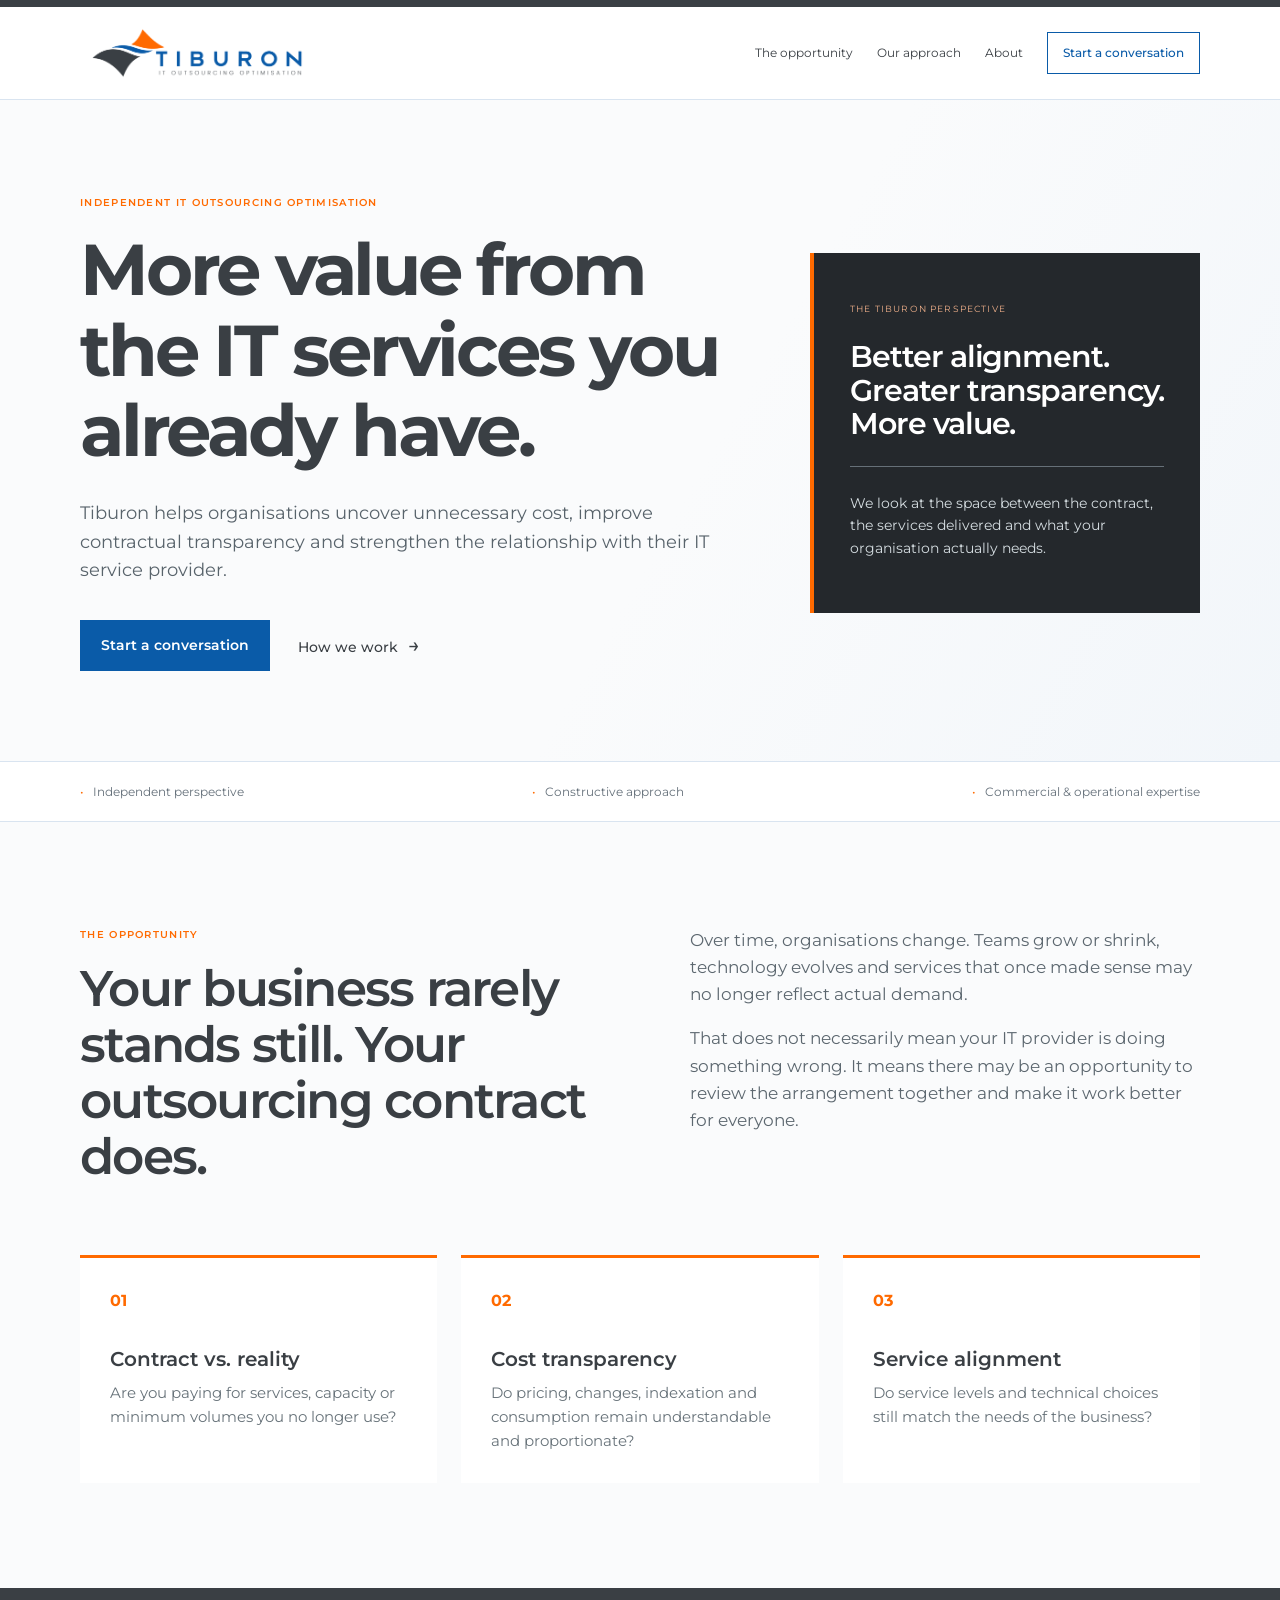
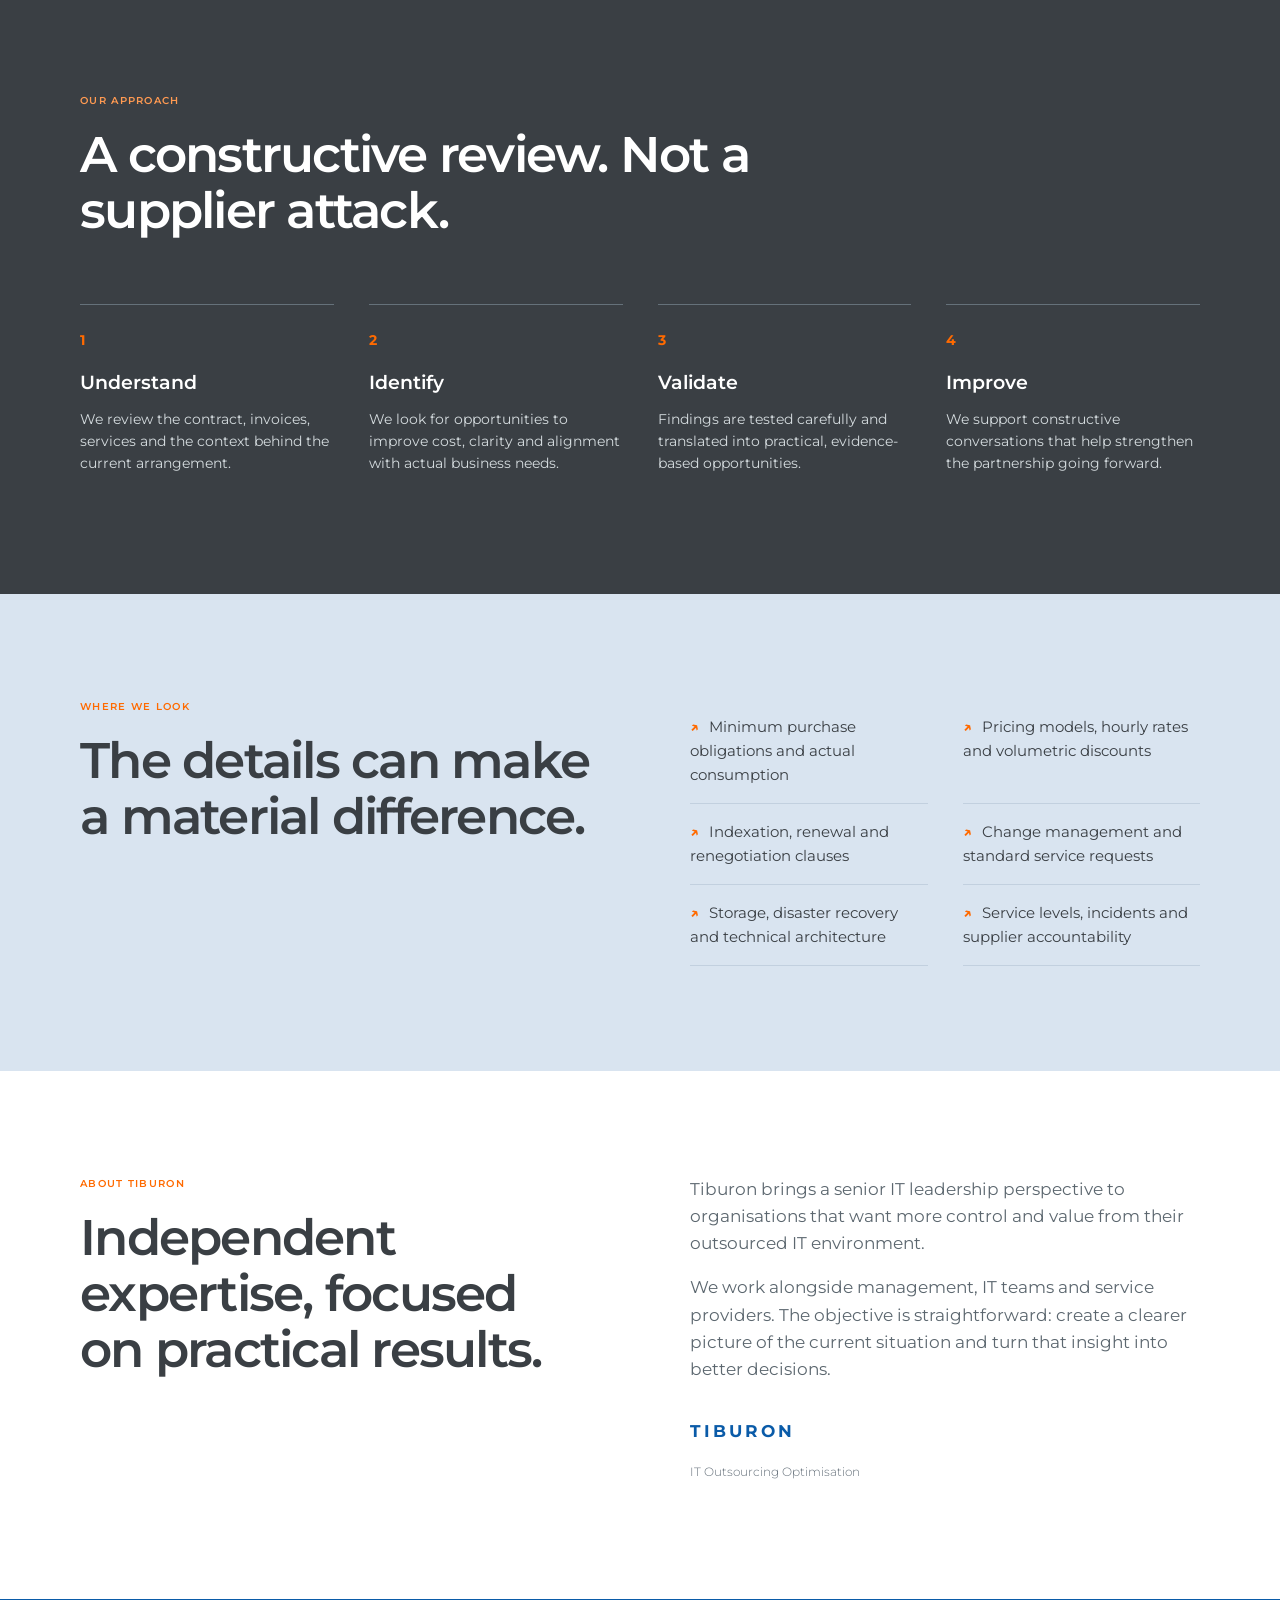
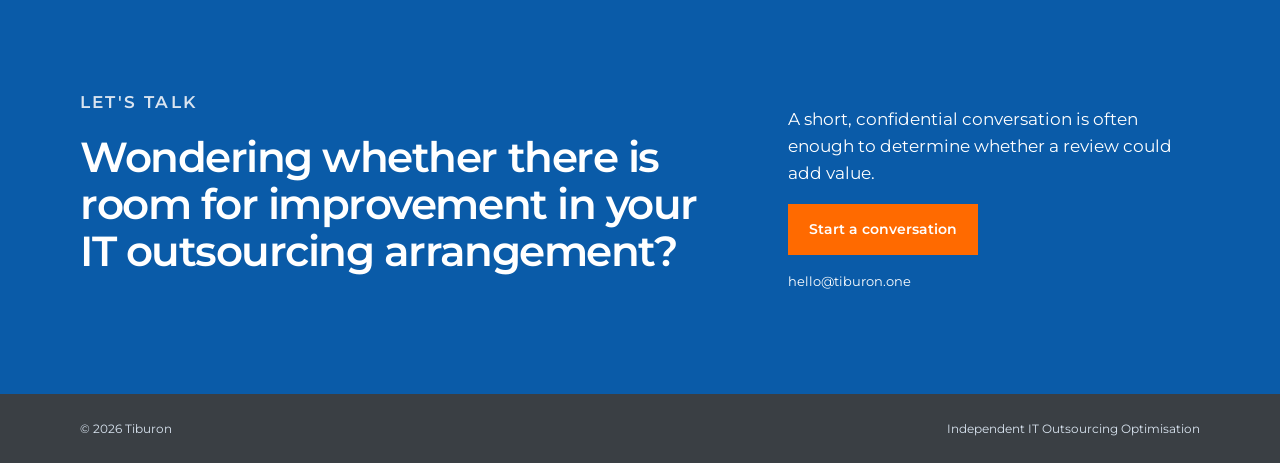
<file: index.html>
<!DOCTYPE html>
<html lang="en">
<head>
  <meta charset="UTF-8">
  <meta name="viewport" content="width=device-width, initial-scale=1.0">
  <title>Tiburon | IT Outsourcing Optimisation</title>
  <meta name="description" content="Independent review and optimisation of IT outsourcing contracts, services and costs.">
  <link rel="stylesheet" href="style.css">
</head>
<body>
  <header class="site-header">
    <div class="container nav">
      <a class="brand" href="#top" aria-label="Tiburon home">
        <img src="tiburon-logo.png" alt="Tiburon – IT Outsourcing Optimisation">
      </a>
      <button class="menu-toggle" aria-label="Open menu">☰</button>
      <nav>
        <a href="#opportunity">The opportunity</a>
        <a href="#approach">Our approach</a>
        <a href="#about">About</a>
        <a class="nav-cta" href="#contact">Start a conversation</a>
      </nav>
    </div>
  </header>

  <main id="top">
    <section class="hero">
      <div class="container hero-grid">
        <div>
          <p class="eyebrow">INDEPENDENT IT OUTSOURCING OPTIMISATION</p>
          <h1>More value from the IT services you already have.</h1>
          <p class="lead">Tiburon helps organisations uncover unnecessary cost, improve contractual transparency and strengthen the relationship with their IT service provider.</p>
          <div class="hero-actions">
            <a class="button primary" href="#contact">Start a conversation</a>
            <a class="text-link" href="#approach">How we work <span>→</span></a>
          </div>
        </div>
        <aside class="hero-card">
          <p class="card-label">THE TIBURON PERSPECTIVE</p>
          <h2>Better alignment.<br>Greater transparency.<br>More value.</h2>
          <div class="line"></div>
          <p>We look at the space between the contract, the services delivered and what your organisation actually needs.</p>
        </aside>
      </div>
    </section>

    <section class="trust-strip">
      <div class="container">
        <span>Independent perspective</span><span>Constructive approach</span><span>Commercial & operational expertise</span>
      </div>
    </section>

    <section id="opportunity" class="section">
      <div class="container two-col">
        <div>
          <p class="eyebrow">THE OPPORTUNITY</p>
          <h2>Your business rarely stands still. Your outsourcing contract does.</h2>
        </div>
        <div>
          <p>Over time, organisations change. Teams grow or shrink, technology evolves and services that once made sense may no longer reflect actual demand.</p>
          <p>That does not necessarily mean your IT provider is doing something wrong. It means there may be an opportunity to review the arrangement together and make it work better for everyone.</p>
        </div>
      </div>
      <div class="container opportunity-grid">
        <article><span>01</span><h3>Contract vs. reality</h3><p>Are you paying for services, capacity or minimum volumes you no longer use?</p></article>
        <article><span>02</span><h3>Cost transparency</h3><p>Do pricing, changes, indexation and consumption remain understandable and proportionate?</p></article>
        <article><span>03</span><h3>Service alignment</h3><p>Do service levels and technical choices still match the needs of the business?</p></article>
      </div>
    </section>

    <section id="approach" class="section dark">
      <div class="container">
        <p class="eyebrow">OUR APPROACH</p>
        <h2>A constructive review. Not a supplier attack.</h2>
        <div class="approach-grid">
          <div class="step"><span>1</span><h3>Understand</h3><p>We review the contract, invoices, services and the context behind the current arrangement.</p></div>
          <div class="step"><span>2</span><h3>Identify</h3><p>We look for opportunities to improve cost, clarity and alignment with actual business needs.</p></div>
          <div class="step"><span>3</span><h3>Validate</h3><p>Findings are tested carefully and translated into practical, evidence-based opportunities.</p></div>
          <div class="step"><span>4</span><h3>Improve</h3><p>We support constructive conversations that help strengthen the partnership going forward.</p></div>
        </div>
      </div>
    </section>

    <section class="section focus">
      <div class="container two-col">
        <div>
          <p class="eyebrow">WHERE WE LOOK</p>
          <h2>The details can make a material difference.</h2>
        </div>
        <div class="checklist">
          <div>Minimum purchase obligations and actual consumption</div>
          <div>Pricing models, hourly rates and volumetric discounts</div>
          <div>Indexation, renewal and renegotiation clauses</div>
          <div>Change management and standard service requests</div>
          <div>Storage, disaster recovery and technical architecture</div>
          <div>Service levels, incidents and supplier accountability</div>
        </div>
      </div>
    </section>

    <section id="about" class="section about">
      <div class="container two-col">
        <div>
          <p class="eyebrow">ABOUT TIBURON</p>
          <h2>Independent expertise, focused on practical results.</h2>
        </div>
        <div>
          <p>Tiburon brings a senior IT leadership perspective to organisations that want more control and value from their outsourced IT environment.</p>
          <p>We work alongside management, IT teams and service providers. The objective is straightforward: create a clearer picture of the current situation and turn that insight into better decisions.</p>
          <p class="signature">TIBURON</p>
          <p class="small">IT Outsourcing Optimisation</p>
        </div>
      </div>
    </section>

    <section id="contact" class="contact">
      <div class="container contact-inner">
        <div>
          <p class="eyebrow">LET'S TALK</p>
          <h2>Wondering whether there is room for improvement in your IT outsourcing arrangement?</h2>
        </div>
        <div>
          <p>A short, confidential conversation is often enough to determine whether a review could add value.</p>
          <a class="button primary" href="mailto:hello@tiburon.one">Start a conversation</a>
          <p class="contact-note">hello@tiburon.one</p>
        </div>
      </div>
    </section>
  </main>

  <footer>
    <div class="container footer-inner">
      <span>© 2026 Tiburon</span>
      <span>Independent IT Outsourcing Optimisation</span>
    </div>
  </footer>
  <script src="script.js"></script>
</body>
</html>
</file>
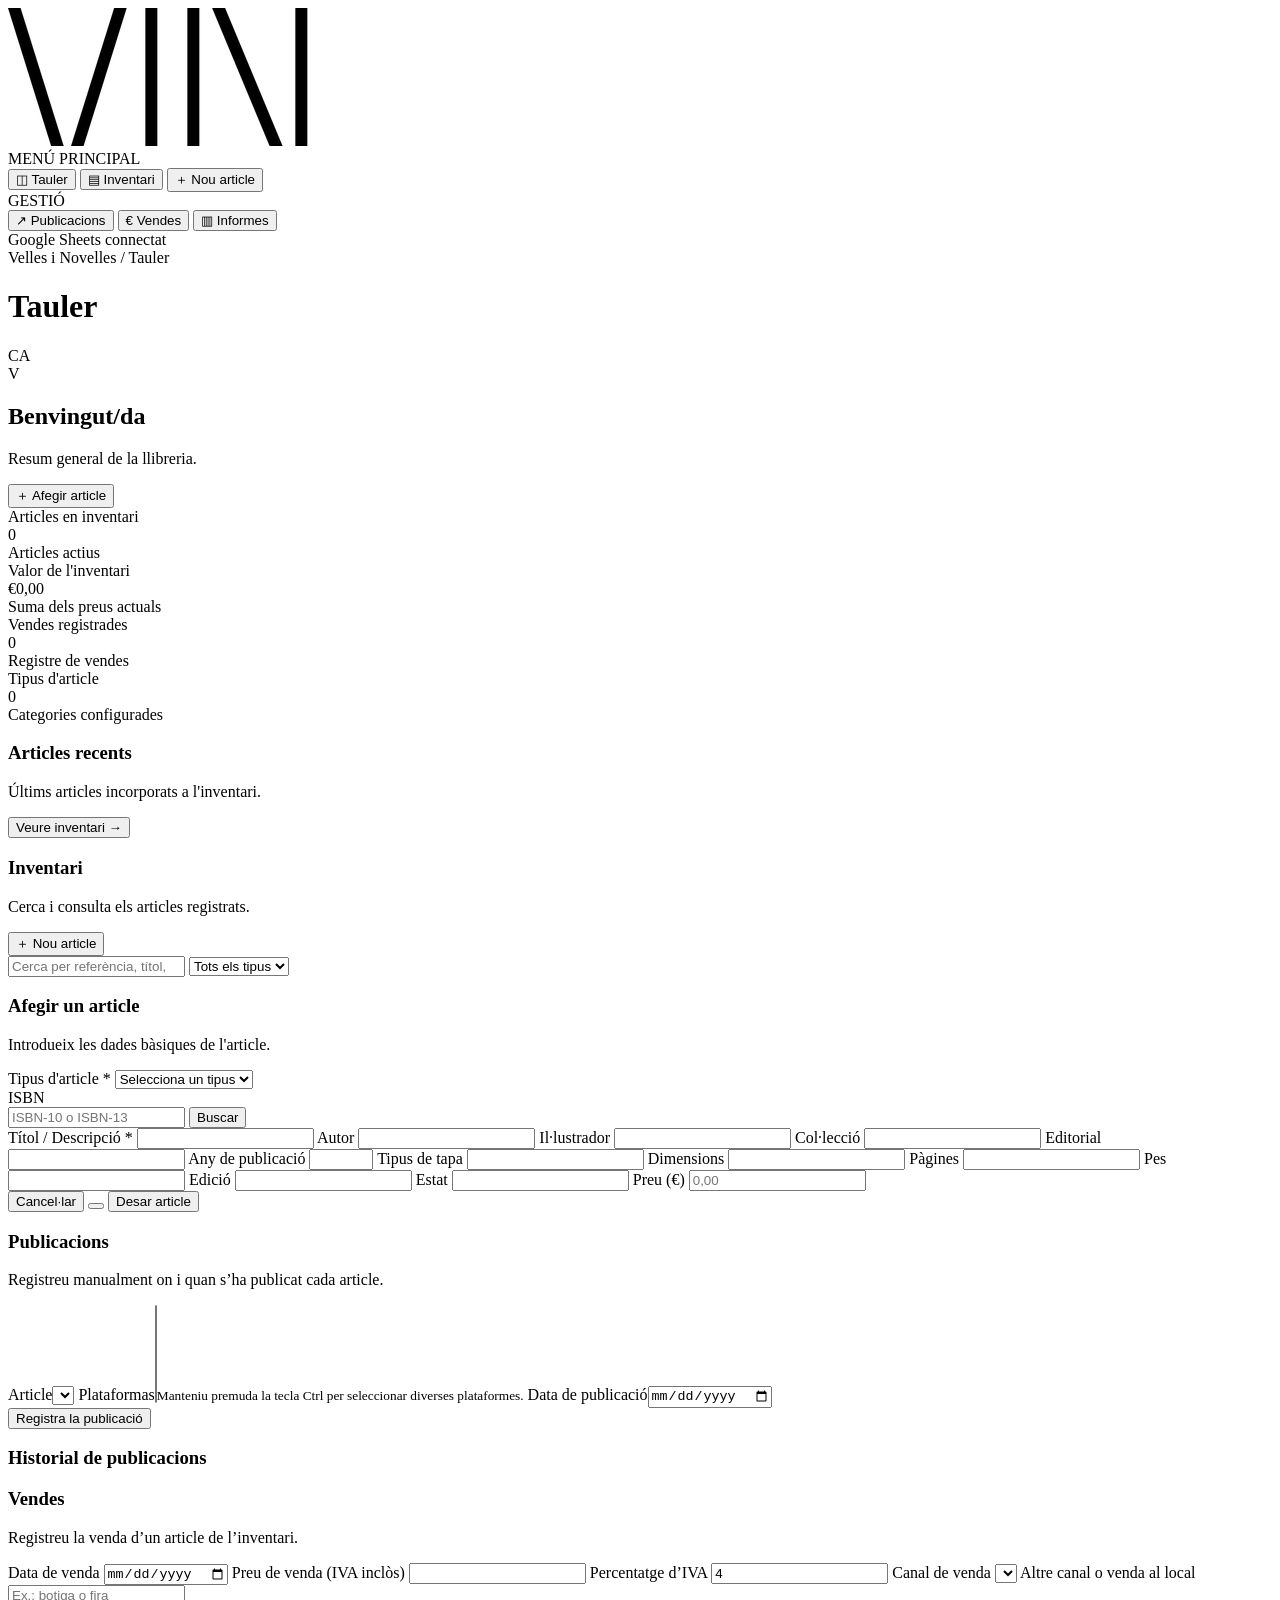
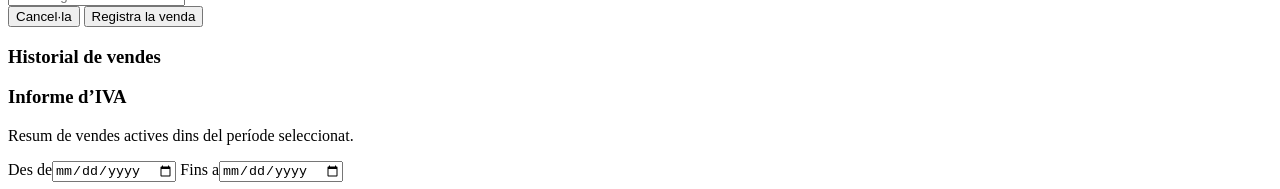
<file: boekhandel-dev/Index.html>
<!DOCTYPE html>
<html>
<head>
  <base target="_top">
  <?!= include('Styles'); ?>
</head>
<body>
  <div class="app-shell">

    <aside class="sidebar">
      <div class="brand">
        <img
          class="brand-logo"
          src="[data-uri]"
          alt="Velles i Novelles"
        >
      </div>

      <div class="nav-label" data-i18n="mainMenu">MENÚ PRINCIPAL</div>

      <button class="nav-item active" data-page="dashboard">
        <span class="nav-icon">◫</span>
        <span data-i18n="dashboard">Tauler</span>
      </button>

      <button class="nav-item" data-page="inventory">
        <span class="nav-icon">▤</span>
        <span data-i18n="inventory">Inventari</span>
      </button>

      <button class="nav-item" data-page="new-item">
        <span class="nav-icon">＋</span>
        <span data-i18n="newItem">Nou article</span>
      </button>

      <div class="nav-label nav-label-spaced" data-i18n="management">GESTIÓ</div>

      <button class="nav-item" data-page="publications">
        <span class="nav-icon">↗</span>
        <span data-i18n="publications">Publicacions</span>
      </button>

      <button class="nav-item" data-page="sales">
        <span class="nav-icon">€</span>
        <span data-i18n="sales">Vendes</span>
      </button>

      <button class="nav-item" data-page="reports">
        <span class="nav-icon">▥</span>
        <span data-i18n="reports">Informes</span>
      </button>

      <div class="sidebar-footer">
        <div class="connection-dot"></div>
        <span data-i18n="connected">Google Sheets connectat</span>
      </div>
    </aside>

    <main class="main-area">
      <header class="topbar">
        <div>
          <div class="breadcrumb">Velles i Novelles / <span id="breadcrumb-page">Tauler</span></div>
          <h1 id="page-title">Tauler</h1>
        </div>
        <div class="topbar-right">
          <span class="language-tag">CA</span>
          <div class="avatar">V</div>
        </div>
      </header>

      <div id="message-area"></div>

      <section id="dashboard-page" class="page">
        <div class="welcome">
          <div>
            <h2>Benvingut/da</h2>
            <p>Resum general de la llibreria.</p>
          </div>
          <button class="primary-button" onclick="startNewItem()">
            ＋ Afegir article
          </button>
        </div>

        <div class="stats-grid">
          <div class="stat-card">
            <div class="stat-label">Articles en inventari</div>
            <div class="stat-value" id="stat-items">0</div>
            <div class="stat-note">Articles actius</div>
          </div>

          <div class="stat-card">
            <div class="stat-label">Valor de l'inventari</div>
            <div class="stat-value" id="stat-value">€0,00</div>
            <div class="stat-note">Suma dels preus actuals</div>
          </div>

          <div class="stat-card">
            <div class="stat-label">Vendes registrades</div>
            <div class="stat-value" id="stat-sales">0</div>
            <div class="stat-note">Registre de vendes</div>
          </div>

          <div class="stat-card">
            <div class="stat-label">Tipus d'article</div>
            <div class="stat-value" id="stat-types">0</div>
            <div class="stat-note">Categories configurades</div>
          </div>
        </div>

        <div class="content-card">
          <div class="card-heading">
            <div>
              <h3>Articles recents</h3>
              <p>Últims articles incorporats a l'inventari.</p>
            </div>
            <button class="text-button" onclick="showPage('inventory')">
              Veure inventari →
            </button>
          </div>

          <div id="recent-items"></div>
        </div>
      </section>

      <section id="inventory-page" class="page hidden">
        <div class="content-card">
          <div class="card-heading">
            <div>
              <h3>Inventari</h3>
              <p>Cerca i consulta els articles registrats.</p>
            </div>
            <button class="primary-button" onclick="startNewItem()">
              ＋ Nou article
            </button>
          </div>

          <div class="search-row inventory-filters">
            <input
              id="inventory-search"
              type="search"
              placeholder="Cerca per referència, títol, autor o ISBN..."
              oninput="renderInventory()"
            >
            <select id="inventory-type-filter" onchange="renderInventory()">
              <option value="">Tots els tipus</option>
            </select>
          </div>

          <div id="inventory-table"></div>
        </div>
      </section>

      <section id="new-item-page" class="page hidden">
        <div class="content-card form-card">
          <div class="card-heading">
            <div>
              <h3 id="form-heading">Afegir un article</h3>
              <p id="form-description">Introdueix les dades bàsiques de l'article.</p>
            </div>
          </div>

          <div id="reference-warning" class="notice hidden"></div>

          <form id="item-form" onsubmit="submitItem(event)">
            <div class="form-grid">
              <label class="field">
                <span>Tipus d'article *</span>
                <select id="item_type_id" required>
                  <option value="">Selecciona un tipus</option>
                </select>
              </label>

              <div class="field">
                <label for="isbn">ISBN</label>
                <div class="isbn-lookup-row">
                  <input
                    type="text"
                    id="isbn"
                    name="isbn"
                    placeholder="ISBN-10 o ISBN-13"
                  >
                  <button type="button" id="lookup_isbn_button">
                  Buscar
                  </button>
                  <span id="isbn_lookup_message" class="field-error hidden"></span>
                </div>

              </div>

              <label class="field">
                <span>Títol / Descripció *</span>
                <input id="title" required>
              </label>

              <label class="field">
                <span>Autor</span>
                <input id="author">
              </label>

              <label class="field">
                <span>Il·lustrador</span>
                <input id="illustrator">
              </label>

              <label class="field">
                <span>Col·lecció</span>
                <input id="collection">
              </label>

              <label class="field">
                <span>Editorial</span>
                <input id="publisher">
              </label>

              <label class="field">
                <span>Any de publicació</span>
                <input id="publication_year" type="number" min="0" max="2100">
              </label>

              <label class="field">
                <span>Tipus de tapa</span>
                <input id="cover_type">
              </label>

              <label class="field">
                <span>Dimensions</span>
                <input id="dimensions">
              </label>

              <label class="field">
                <span>Pàgines</span>
                <input id="pages">
              </label>

              <label class="field">
                <span>Pes</span>
                <input id="weight">
              </label>

              <label class="field">
                <span>Edició</span>
                <input id="edition">
              </label>

              <label class="field">
                <span>Estat</span>
                <input id="condition">
              </label>

              <label class="field">
                <span>Preu (€)</span>
                <input id="asking_price" type="text" inputmode="decimal" placeholder="0,00" autocomplete="off">
                <span id="asking_price_error" class="field-error hidden"></span>
              </label>
            </div>

            <div class="form-actions">
              <button type="button" class="secondary-button"
                onclick="showPage('inventory')">
                Cancel·lar
              </button>
              <button type="button" class="secondary-button hidden" id="sell-item-button"></button>
        <button type="submit" class="primary-button" id="save-button">
                Desar article
              </button>
            </div>
          </form>
        </div>
      </section>

      <section id="publications-page" class="page hidden">
        <div class="content-card">
          <div class="card-heading"><div><h3>Publicacions</h3><p>Registreu manualment on i quan s’ha publicat cada article.</p></div></div>
          <form id="publication-form">
            <div class="form-grid">
              <label class="field"><span>Article</span><select id="publication-item" required></select></label>
              <label class="field"><span>Plataformas</span><select id="publication-platform" class="multiple-select" multiple size="6" required aria-describedby="publication-platform-help"></select><small id="publication-platform-help" class="field-help">Manteniu premuda la tecla Ctrl per seleccionar diverses plataformes.</small></label>
              <label class="field"><span>Data de publicació</span><input id="publication-date" type="date" required></label>
            </div>
            <div class="form-actions"><button id="save-publication-button" class="primary-button" type="submit">Registra la publicació</button></div>
          </form>
        </div>
        <div class="content-card"><h3>Historial de publicacions</h3><div id="publications-table"></div>
        </div>
      </section>

<section id="sales-page" class="page hidden">
        <div class="content-card">
          <div class="card-heading">
            <div>
              <h3 data-i18n="sales">Vendes</h3>
              <p data-i18n="saleIntro">Registreu la venda d’un article de l’inventari.</p>
            </div>
          </div>
        </div>

        <div id="sale-form-container" class="content-card sale-form-card hidden">
          <div id="sale-item-summary" class="notice"></div>
          <form id="sale-form">
            <input id="sale-item-id" type="hidden">
            <div class="form-grid">
              <label class="field">
                <span data-i18n="saleDate">Data de venda</span>
                <input id="sale-date" type="date" required>
              </label>
              <label class="field">
                <span data-i18n="saleGross">Preu de venda (IVA inclòs)</span>
                <input id="sale-gross-price" type="text" inputmode="decimal" required>
              </label>
              <label class="field">
                <span data-i18n="vatRateLabel">Percentatge d’IVA</span>
                <input id="sale-vat-rate" type="text" inputmode="decimal" value="4" required>
              </label>
              <label class="field">
                <span data-i18n="salesChannel">Canal de venda</span>
                <select id="sale-channel-type" required></select>
              </label>
              <label id="sale-other-channel-field" class="field hidden">
                <span data-i18n="otherSaleChannel">Altre canal o venda al local</span>
                <input id="sale-other-channel" type="text" maxlength="120" data-i18n-placeholder="salesChannelPlaceholder" placeholder="Ex.: botiga o fira">
              </label>
            </div>
            <div class="form-actions">
              <button id="cancel-sale-button" class="secondary-button" type="button" data-i18n="cancel">Cancel·la</button>
              <button id="save-sale-button" class="primary-button" type="submit" data-i18n="saleSave">Registra la venda</button>
            </div>
          </form>
        </div>

        <div class="content-card">
          <div class="card-heading">
            <div>
              <h3 data-i18n="saleHistory">Historial de vendes</h3>
            </div>
          </div>
          <div id="sales-history-table"></div>
        </div>
      </section>

      <section id="reports-page" class="page hidden">
        <div class="content-card">
          <h3>Informe d’IVA</h3>
          <p>Resum de vendes actives dins del període seleccionat.</p>
          <div class="form-grid report-filters">
            <label class="field"><span>Des de</span><input id="report-from" type="date"></label>
            <label class="field"><span>Fins a</span><input id="report-to" type="date"></label>
          </div>
          <div id="vat-report"></div>
        </div>
      </section>
    </main>
  </div>

  <?!= include('Client'); ?>
</body>
</html>
</file>
<file: style.css>
@import url('https://fonts.googleapis.com/css2?family=Montserrat:wght@300;400;500;600;700;800&display=swap');

:root{
  --charcoal:#3A3F44;
  --blue:#0A5BA8;
  --orange:#FF6A00;
  --light-blue:#D9E4F0;
  --paper:#FAFBFC;
  --white:#FFFFFF;
  --muted:#65707A;
  --line:#D9E4F0;
  --dark:#24282C;
}

*{box-sizing:border-box}
html{scroll-behavior:smooth}
body{
  margin:0;
  color:var(--charcoal);
  background:var(--paper);
  font-family:'Montserrat',sans-serif;
  font-weight:400;
  line-height:1.6;
}
.container{width:min(1120px,calc(100% - 48px));margin:auto}

.site-header{
  background:rgba(255,255,255,.97);
  position:sticky;top:0;z-index:10;
  border-top:7px solid var(--charcoal);
  border-bottom:1px solid var(--line);
}
.nav{height:92px;display:flex;align-items:center;justify-content:space-between;gap:35px}
.brand{display:flex;align-items:center;text-decoration:none;flex-shrink:0}
.brand img{
  width:285px;
  max-height:72px;
  height:auto;
  object-fit:contain;
  object-position:left center;
  display:block;
}
nav{display:flex;align-items:center;gap:24px}
nav a{color:var(--charcoal);text-decoration:none;font-size:12px;font-weight:400}
.nav-cta{
  color:var(--blue);
  border:1px solid var(--blue);
  padding:10px 15px;
  font-weight:500;
}
.menu-toggle{display:none;background:none;border:0;font-size:22px;color:var(--charcoal)}

.hero{padding:95px 0 90px;background:linear-gradient(120deg,#FAFBFC 55%,#F2F6FA)}
.hero-grid{display:grid;grid-template-columns:1.25fr .75fr;gap:80px;align-items:center}
.eyebrow{
  font-size:10px;font-weight:600;letter-spacing:.13em;
  color:var(--orange);margin:0 0 18px;text-transform:uppercase;
}
h1,h2,h3{font-family:'Montserrat',sans-serif;line-height:1.12;margin:0}
h1{font-size:clamp(45px,6vw,72px);font-weight:700;letter-spacing:-.045em;max-width:800px}
h2{font-size:clamp(32px,4vw,50px);font-weight:600;letter-spacing:-.035em}
.lead{font-size:18px;max-width:660px;color:#58636B;margin:28px 0 35px;font-weight:400}
.hero-actions{display:flex;align-items:center;gap:28px}
.button{display:inline-block;text-decoration:none;padding:14px 21px;font-weight:600;font-size:14px}
.primary{background:var(--blue);color:white}
.text-link{color:var(--charcoal);font-weight:500;text-decoration:none;font-size:14px}
.text-link span{font-size:20px;margin-left:6px}

.hero-card{background:var(--dark);color:#fff;padding:40px 36px;border-left:4px solid var(--orange)}
.card-label{font-size:9px;letter-spacing:.13em;color:#F0B08A}
.hero-card h2{font-size:30px;font-weight:600;margin:24px 0}
.hero-card p:last-child{color:#D5DDE1;font-size:14px}
.line{height:1px;background:#667078;margin:25px 0}

.trust-strip{background:white;border-block:1px solid var(--line)}
.trust-strip .container{display:flex;justify-content:space-between;padding:20px 0;color:#65707A;font-size:12px}
.trust-strip span:before{content:'•';color:var(--orange);padding-right:9px}

.section{padding:105px 0}
.two-col{display:grid;grid-template-columns:1fr 1fr;gap:100px}
.two-col>div:nth-child(2)>p{font-size:17px;color:#5C676F;margin-top:0}

.opportunity-grid{display:grid;grid-template-columns:repeat(3,1fr);gap:24px;margin-top:70px}
.opportunity-grid article{background:#fff;padding:30px;border-top:3px solid var(--orange)}
.opportunity-grid span{font-weight:700;color:var(--orange)}
.opportunity-grid h3{font-size:20px;font-weight:600;margin:35px 0 10px}
.opportunity-grid p{color:#68737A;margin:0;font-size:15px}

.dark{background:var(--charcoal);color:white}
.dark .eyebrow{color:#FF9A52}
.dark h2{max-width:700px}
.approach-grid{display:grid;grid-template-columns:repeat(4,1fr);gap:35px;margin-top:65px}
.step{border-top:1px solid #65717A;padding-top:22px}
.step span{color:var(--orange);font-size:14px;font-weight:700}
.step h3{font-size:19px;font-weight:600;margin:20px 0 12px}
.step p{color:#D4DBDE;font-size:14px}

.focus{background:var(--light-blue)}
.checklist{display:grid;grid-template-columns:1fr 1fr;gap:0 35px}
.checklist div{padding:16px 0;border-bottom:1px solid #C2D0DF;font-size:15px}
.checklist div:before{content:'↗';color:var(--orange);font-weight:700;margin-right:10px}

.about{background:white}
.signature{font-family:'Montserrat',sans-serif;letter-spacing:.18em;font-weight:700;margin-top:35px!important;color:var(--blue)!important}
.small{font-size:12px!important;color:var(--muted)!important;font-weight:300}

.contact{background:var(--blue);color:white;padding:90px 0}
.contact .eyebrow{color:#D9E4F0}
.contact-inner{display:grid;grid-template-columns:1.2fr .8fr;gap:90px}
.contact h2{font-size:42px;font-weight:600}
.contact p{font-size:17px}
.contact .primary{background:var(--orange)}
.contact-note{font-size:13px!important;margin-top:16px}

footer{background:var(--charcoal);color:#D9E4F0}
.footer-inner{display:flex;justify-content:space-between;padding:25px 0;font-size:12px}

@media(max-width:800px){
  .nav{height:82px}
  .brand img{width:230px;max-height:60px}
  nav{display:none}
  .menu-toggle{display:block}
  .hero{padding:70px 0}
  .hero-grid,.two-col,.contact-inner{grid-template-columns:1fr;gap:45px}
  .hero-card{max-width:520px}
  .opportunity-grid,.approach-grid{grid-template-columns:1fr 1fr}
  .trust-strip .container{flex-direction:column;gap:8px}
  .section{padding:75px 0}
  .checklist{grid-template-columns:1fr}
  h1{font-size:48px}
}
@media(max-width:520px){
  .container{width:min(100% - 32px,1120px)}
  .brand img{width:190px;max-height:52px}
  h1{font-size:40px}
  .opportunity-grid,.approach-grid{grid-template-columns:1fr}
  .hero-actions{flex-direction:column;align-items:flex-start}
  .footer-inner{flex-direction:column;gap:5px}
  .contact h2{font-size:35px}
}
</file>
